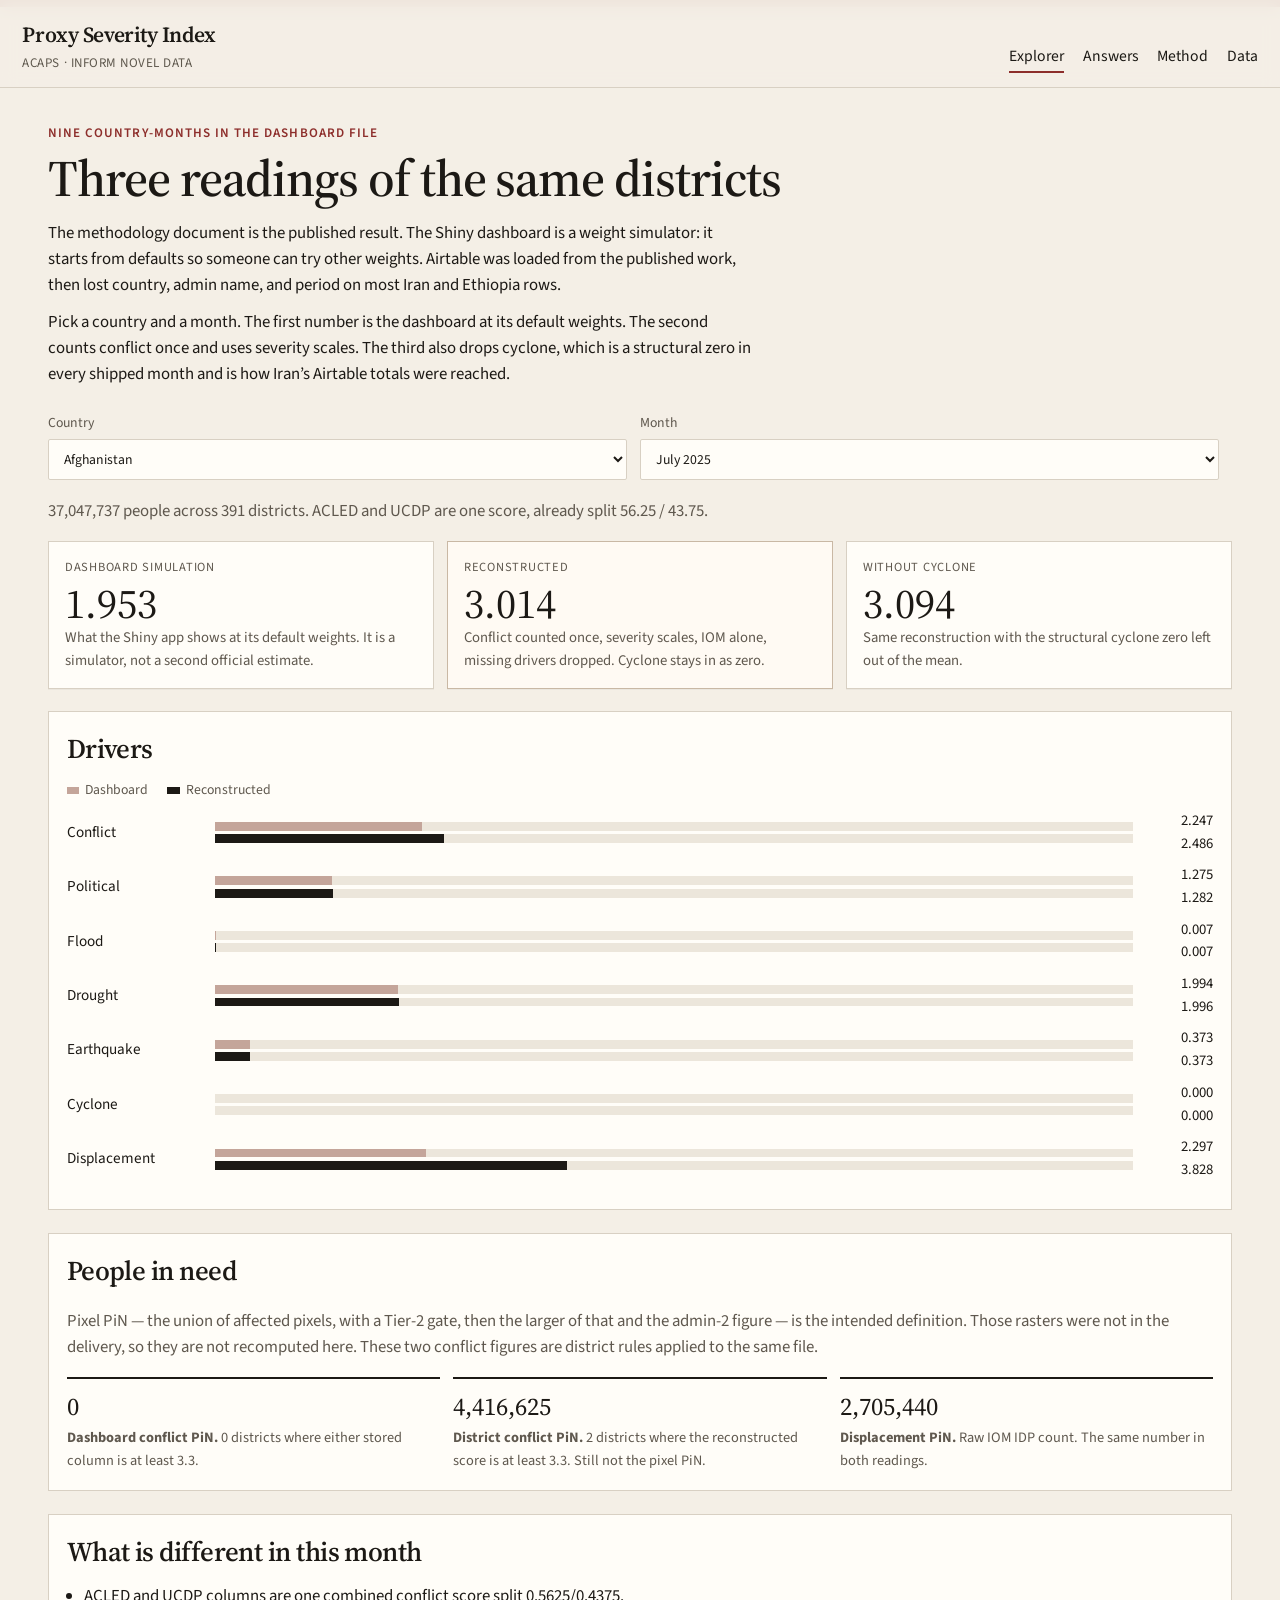
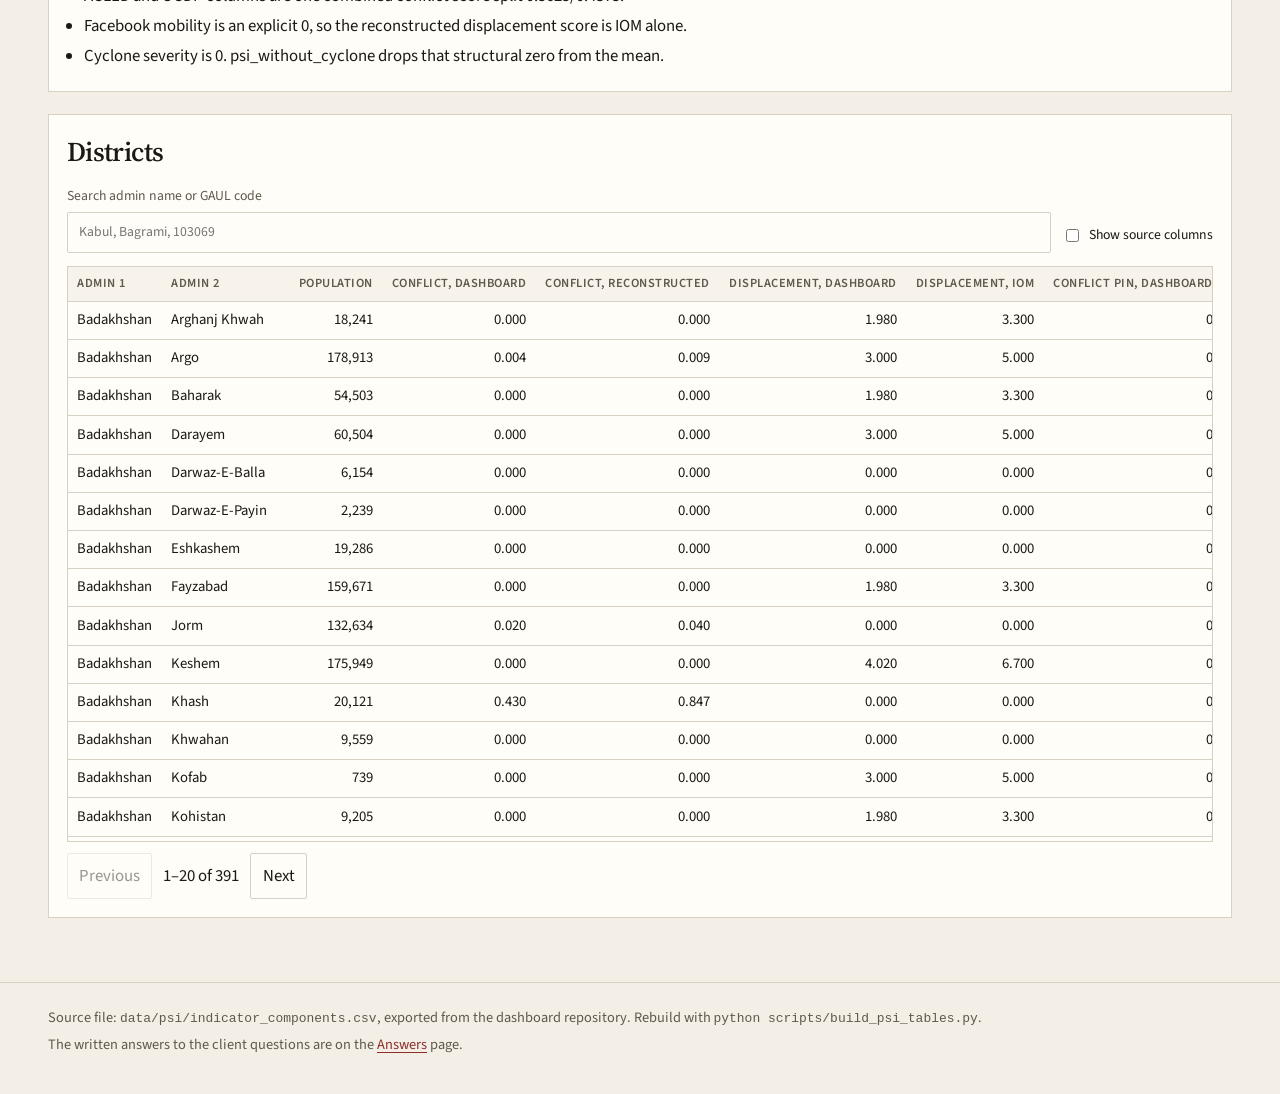
<file: docs/index.html>
<!DOCTYPE html>
<html lang="en">
<head>
  <meta charset="utf-8">
  <meta name="viewport" content="width=device-width, initial-scale=1">
  <title>Proxy Severity Index — explorer</title>
  <link rel="icon" href="favicon.svg" type="image/svg+xml">
  <link rel="preconnect" href="https://fonts.googleapis.com">
  <link rel="preconnect" href="https://fonts.gstatic.com" crossorigin>
  <link href="https://fonts.googleapis.com/css2?family=Source+Sans+3:wght@400;600&family=Source+Serif+4:opsz,wght@8..60,500;8..60,600&display=swap" rel="stylesheet">
  <link rel="stylesheet" href="assets/site.css">
</head>
<body>
  <a class="skip" href="#explorer">Skip to the explorer</a>
  <header class="site-header">
    <a class="mark" href="index.html">
      <strong>Proxy Severity Index</strong>
      <span>ACAPS · INFORM novel data</span>
    </a>
    <nav class="site-nav" aria-label="Primary">
      <a href="index.html" aria-current="page">Explorer</a>
      <a href="answers.html">Answers</a>
      <a href="method.html">Method</a>
      <a href="data.html">Data</a>
    </nav>
  </header>
  <main id="explorer" data-explorer>
    <p class="kicker">Nine country-months in the dashboard file</p>
    <h1>Three readings of the same districts</h1>
    <div class="lede">
      <p>The methodology document is the published result. The Shiny dashboard is a weight simulator: it starts from defaults so someone can try other weights. Airtable was loaded from the published work, then lost country, admin name, and period on most Iran and Ethiopia rows.</p>
      <p>Pick a country and a month. The first number is the dashboard at its default weights. The second counts conflict once and uses severity scales. The third also drops cyclone, which is a structural zero in every shipped month and is how Iran’s Airtable totals were reached.</p>
    </div>
    <p class="status" data-status>Loading the nine country-months…</p>
    <div class="controls">
      <label for="country">Country
        <select id="country" name="country" data-country></select>
      </label>
      <label for="period">Month
        <select id="period" name="period" data-period></select>
      </label>
    </div>
    <p class="muted" data-meta></p>
    <div class="scores" data-scores></div>
    <section class="panel">
      <h2>Drivers</h2>
      <div class="legend">
        <span><i class="swatch dash"></i>Dashboard</span>
        <span><i class="swatch ink"></i>Reconstructed</span>
      </div>
      <div data-drivers></div>
    </section>
    <section class="panel">
      <h2>People in need</h2>
      <p class="muted">Pixel PiN — the union of affected pixels, with a Tier-2 gate, then the larger of that and the admin-2 figure — is the intended definition. Those rasters were not in the delivery, so they are not recomputed here. These two conflict figures are district rules applied to the same file.</p>
      <div class="pins" data-pins></div>
    </section>
    <section class="panel">
      <h2>What is different in this month</h2>
      <ul class="notes" data-notes></ul>
    </section>
    <section class="panel">
      <h2>Districts</h2>
      <div class="toolbar">
        <label class="grow" for="district-search">Search admin name or GAUL code
          <input id="district-search" name="q" type="search" data-search placeholder="Kabul, Bagrami, 103069">
        </label>
        <label class="check" for="show-source"><input id="show-source" name="source" type="checkbox" data-source> Show source columns</label>
      </div>
      <div data-table></div>
      <div class="pager" data-pager>
        <button type="button" data-prev>Previous</button>
        <span data-range></span>
        <button type="button" data-next>Next</button>
      </div>
    </section>
  </main>
  <footer class="site-footer">
    <p>Source file: <code>data/psi/indicator_components.csv</code>, exported from the dashboard repository. Rebuild with <code>python scripts/build_psi_tables.py</code>.</p>
    <p>The written answers to the client questions are on the <a href="answers.html">Answers</a> page.</p>
  </footer>
  <script src="assets/site.js"></script>
</body>
</html>
</file>
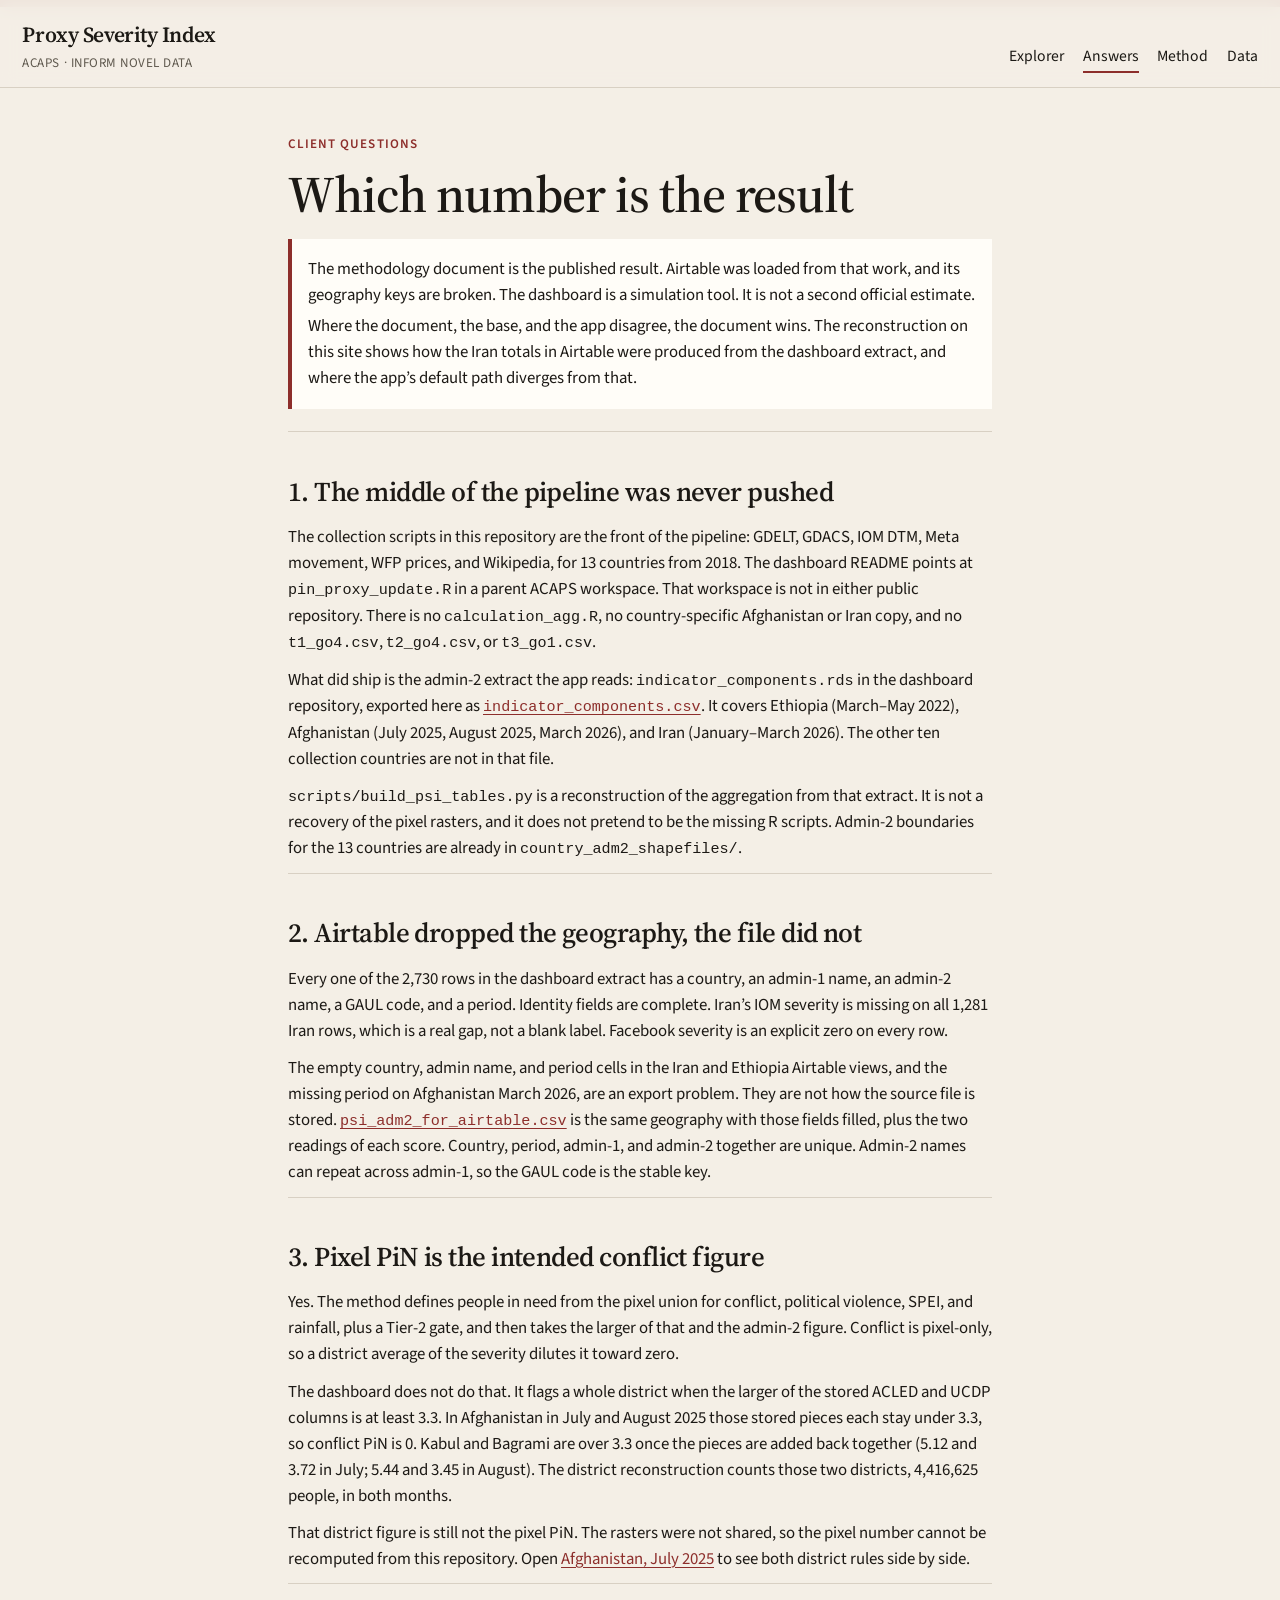
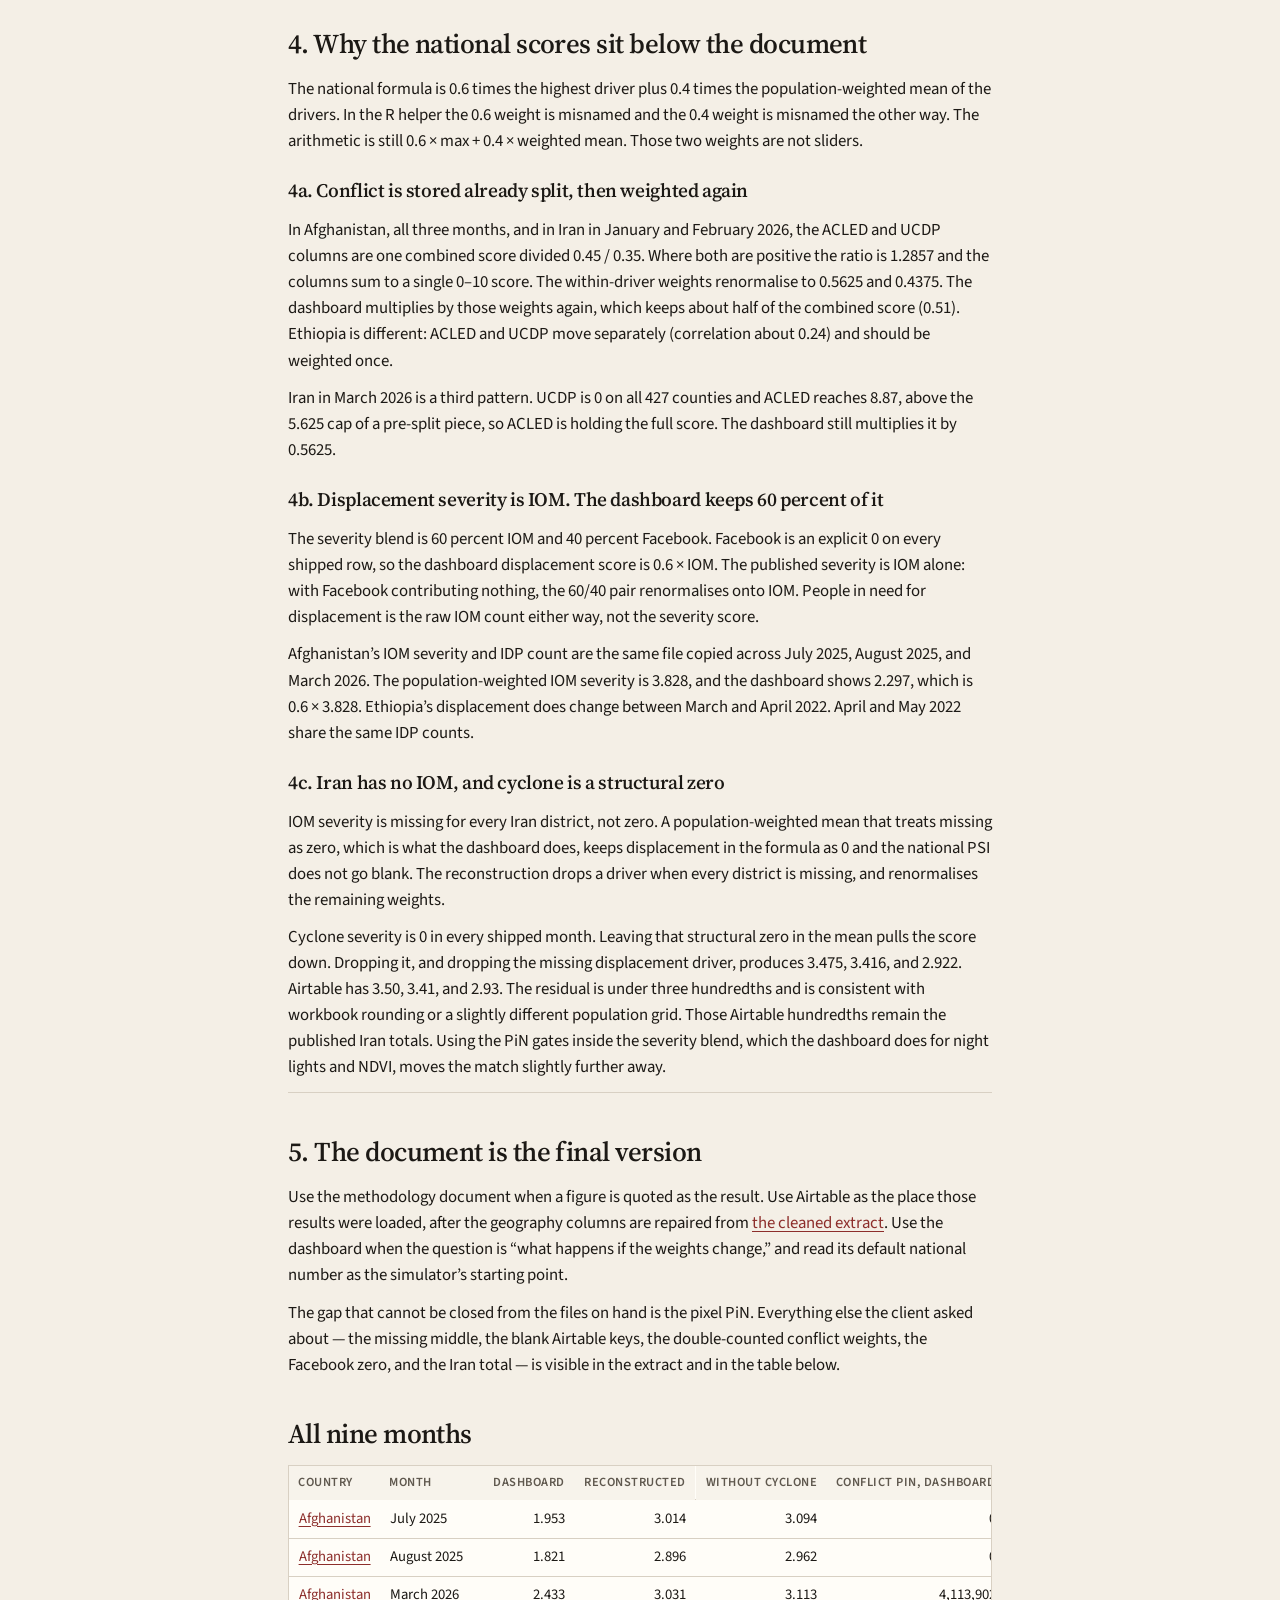
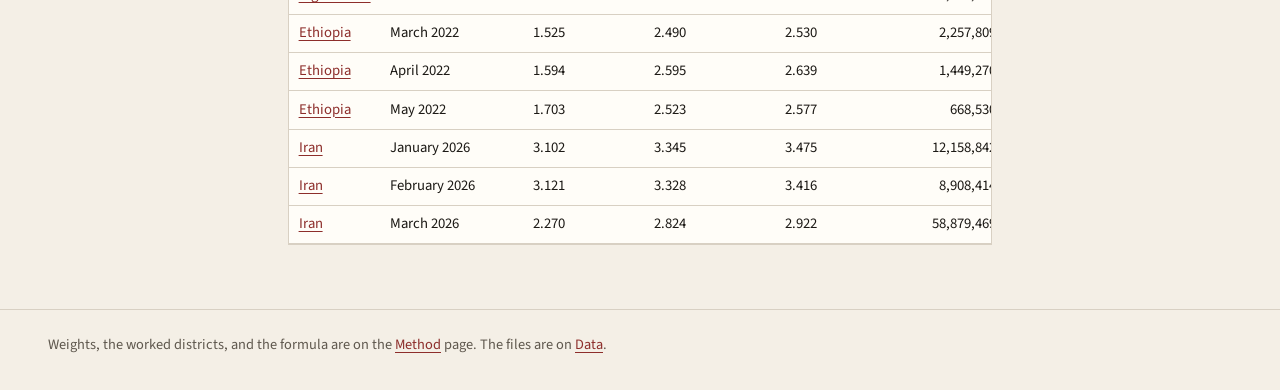
<file: docs/answers.html>
<!DOCTYPE html>
<html lang="en">
<head>
  <meta charset="utf-8">
  <meta name="viewport" content="width=device-width, initial-scale=1">
  <title>Proxy Severity Index — answers</title>
  <link rel="icon" href="favicon.svg" type="image/svg+xml">
  <link rel="preconnect" href="https://fonts.googleapis.com">
  <link rel="preconnect" href="https://fonts.gstatic.com" crossorigin>
  <link href="https://fonts.googleapis.com/css2?family=Source+Sans+3:wght@400;600&family=Source+Serif+4:opsz,wght@8..60,500;8..60,600&display=swap" rel="stylesheet">
  <link rel="stylesheet" href="assets/site.css">
</head>
<body>
  <a class="skip" href="#content">Skip to the answers</a>
  <header class="site-header">
    <a class="mark" href="index.html">
      <strong>Proxy Severity Index</strong>
      <span>ACAPS · INFORM novel data</span>
    </a>
    <nav class="site-nav" aria-label="Primary">
      <a href="index.html">Explorer</a>
      <a href="answers.html" aria-current="page">Answers</a>
      <a href="method.html">Method</a>
      <a href="data.html">Data</a>
    </nav>
  </header>
  <main id="content" class="prose">
    <p class="kicker">Client questions</p>
    <h1>Which number is the result</h1>
    <div class="callout">
      <p>The methodology document is the published result. Airtable was loaded from that work, and its geography keys are broken. The dashboard is a simulation tool. It is not a second official estimate.</p>
      <p>Where the document, the base, and the app disagree, the document wins. The reconstruction on this site shows how the Iran totals in Airtable were produced from the dashboard extract, and where the app’s default path diverges from that.</p>
    </div>

    <section class="answer" id="q1">
      <h2>1. The middle of the pipeline was never pushed</h2>
      <p>The collection scripts in this repository are the front of the pipeline: GDELT, GDACS, IOM DTM, Meta movement, WFP prices, and Wikipedia, for 13 countries from 2018. The dashboard README points at <code>pin_proxy_update.R</code> in a parent ACAPS workspace. That workspace is not in either public repository. There is no <code>calculation_agg.R</code>, no country-specific Afghanistan or Iran copy, and no <code>t1_go4.csv</code>, <code>t2_go4.csv</code>, or <code>t3_go1.csv</code>.</p>
      <p>What did ship is the admin-2 extract the app reads: <code>indicator_components.rds</code> in the dashboard repository, exported here as <a href="data/indicator_components.csv"><code>indicator_components.csv</code></a>. It covers Ethiopia (March–May 2022), Afghanistan (July 2025, August 2025, March 2026), and Iran (January–March 2026). The other ten collection countries are not in that file.</p>
      <p><code>scripts/build_psi_tables.py</code> is a reconstruction of the aggregation from that extract. It is not a recovery of the pixel rasters, and it does not pretend to be the missing R scripts. Admin-2 boundaries for the 13 countries are already in <code>country_adm2_shapefiles/</code>.</p>
    </section>

    <section class="answer" id="q2">
      <h2>2. Airtable dropped the geography, the file did not</h2>
      <p>Every one of the 2,730 rows in the dashboard extract has a country, an admin-1 name, an admin-2 name, a GAUL code, and a period. Identity fields are complete. Iran’s IOM severity is missing on all 1,281 Iran rows, which is a real gap, not a blank label. Facebook severity is an explicit zero on every row.</p>
      <p>The empty country, admin name, and period cells in the Iran and Ethiopia Airtable views, and the missing period on Afghanistan March 2026, are an export problem. They are not how the source file is stored. <a href="data/psi_adm2_for_airtable.csv"><code>psi_adm2_for_airtable.csv</code></a> is the same geography with those fields filled, plus the two readings of each score. Country, period, admin-1, and admin-2 together are unique. Admin-2 names can repeat across admin-1, so the GAUL code is the stable key.</p>
    </section>

    <section class="answer" id="q3">
      <h2>3. Pixel PiN is the intended conflict figure</h2>
      <p>Yes. The method defines people in need from the pixel union for conflict, political violence, SPEI, and rainfall, plus a Tier-2 gate, and then takes the larger of that and the admin-2 figure. Conflict is pixel-only, so a district average of the severity dilutes it toward zero.</p>
      <p>The dashboard does not do that. It flags a whole district when the larger of the stored ACLED and UCDP columns is at least 3.3. In Afghanistan in July and August 2025 those stored pieces each stay under 3.3, so conflict PiN is 0. Kabul and Bagrami are over 3.3 once the pieces are added back together (5.12 and 3.72 in July; 5.44 and 3.45 in August). The district reconstruction counts those two districts, 4,416,625 people, in both months.</p>
      <p>That district figure is still not the pixel PiN. The rasters were not shared, so the pixel number cannot be recomputed from this repository. Open <a href="index.html?country=Afghanistan&amp;period=July%202025">Afghanistan, July 2025</a> to see both district rules side by side.</p>
    </section>

    <section class="answer" id="q4">
      <h2>4. Why the national scores sit below the document</h2>
      <p>The national formula is 0.6 times the highest driver plus 0.4 times the population-weighted mean of the drivers. In the R helper the 0.6 weight is misnamed and the 0.4 weight is misnamed the other way. The arithmetic is still 0.6 × max + 0.4 × weighted mean. Those two weights are not sliders.</p>
      <h3>4a. Conflict is stored already split, then weighted again</h3>
      <p>In Afghanistan, all three months, and in Iran in January and February 2026, the ACLED and UCDP columns are one combined score divided 0.45 / 0.35. Where both are positive the ratio is 1.2857 and the columns sum to a single 0–10 score. The within-driver weights renormalise to 0.5625 and 0.4375. The dashboard multiplies by those weights again, which keeps about half of the combined score (0.51). Ethiopia is different: ACLED and UCDP move separately (correlation about 0.24) and should be weighted once.</p>
      <p>Iran in March 2026 is a third pattern. UCDP is 0 on all 427 counties and ACLED reaches 8.87, above the 5.625 cap of a pre-split piece, so ACLED is holding the full score. The dashboard still multiplies it by 0.5625.</p>
      <h3>4b. Displacement severity is IOM. The dashboard keeps 60 percent of it</h3>
      <p>The severity blend is 60 percent IOM and 40 percent Facebook. Facebook is an explicit 0 on every shipped row, so the dashboard displacement score is 0.6 × IOM. The published severity is IOM alone: with Facebook contributing nothing, the 60/40 pair renormalises onto IOM. People in need for displacement is the raw IOM count either way, not the severity score.</p>
      <p>Afghanistan’s IOM severity and IDP count are the same file copied across July 2025, August 2025, and March 2026. The population-weighted IOM severity is 3.828, and the dashboard shows 2.297, which is 0.6 × 3.828. Ethiopia’s displacement does change between March and April 2022. April and May 2022 share the same IDP counts.</p>
      <h3>4c. Iran has no IOM, and cyclone is a structural zero</h3>
      <p>IOM severity is missing for every Iran district, not zero. A population-weighted mean that treats missing as zero, which is what the dashboard does, keeps displacement in the formula as 0 and the national PSI does not go blank. The reconstruction drops a driver when every district is missing, and renormalises the remaining weights.</p>
      <p>Cyclone severity is 0 in every shipped month. Leaving that structural zero in the mean pulls the score down. Dropping it, and dropping the missing displacement driver, produces 3.475, 3.416, and 2.922. Airtable has 3.50, 3.41, and 2.93. The residual is under three hundredths and is consistent with workbook rounding or a slightly different population grid. Those Airtable hundredths remain the published Iran totals. Using the PiN gates inside the severity blend, which the dashboard does for night lights and NDVI, moves the match slightly further away.</p>
    </section>

    <section class="answer" id="q5">
      <h2>5. The document is the final version</h2>
      <p>Use the methodology document when a figure is quoted as the result. Use Airtable as the place those results were loaded, after the geography columns are repaired from <a href="data/psi_adm2_for_airtable.csv">the cleaned extract</a>. Use the dashboard when the question is “what happens if the weights change,” and read its default national number as the simulator’s starting point.</p>
      <p>The gap that cannot be closed from the files on hand is the pixel PiN. Everything else the client asked about — the missing middle, the blank Airtable keys, the double-counted conflict weights, the Facebook zero, and the Iran total — is visible in the extract and in the table below.</p>
    </section>

    <h2>All nine months</h2>
    <div data-national><p class="status">Loading the national table…</p></div>
  </main>
  <footer class="site-footer">
    <p>Weights, the worked districts, and the formula are on the <a href="method.html">Method</a> page. The files are on <a href="data.html">Data</a>.</p>
  </footer>
  <script src="assets/site.js"></script>
</body>
</html>
</file>
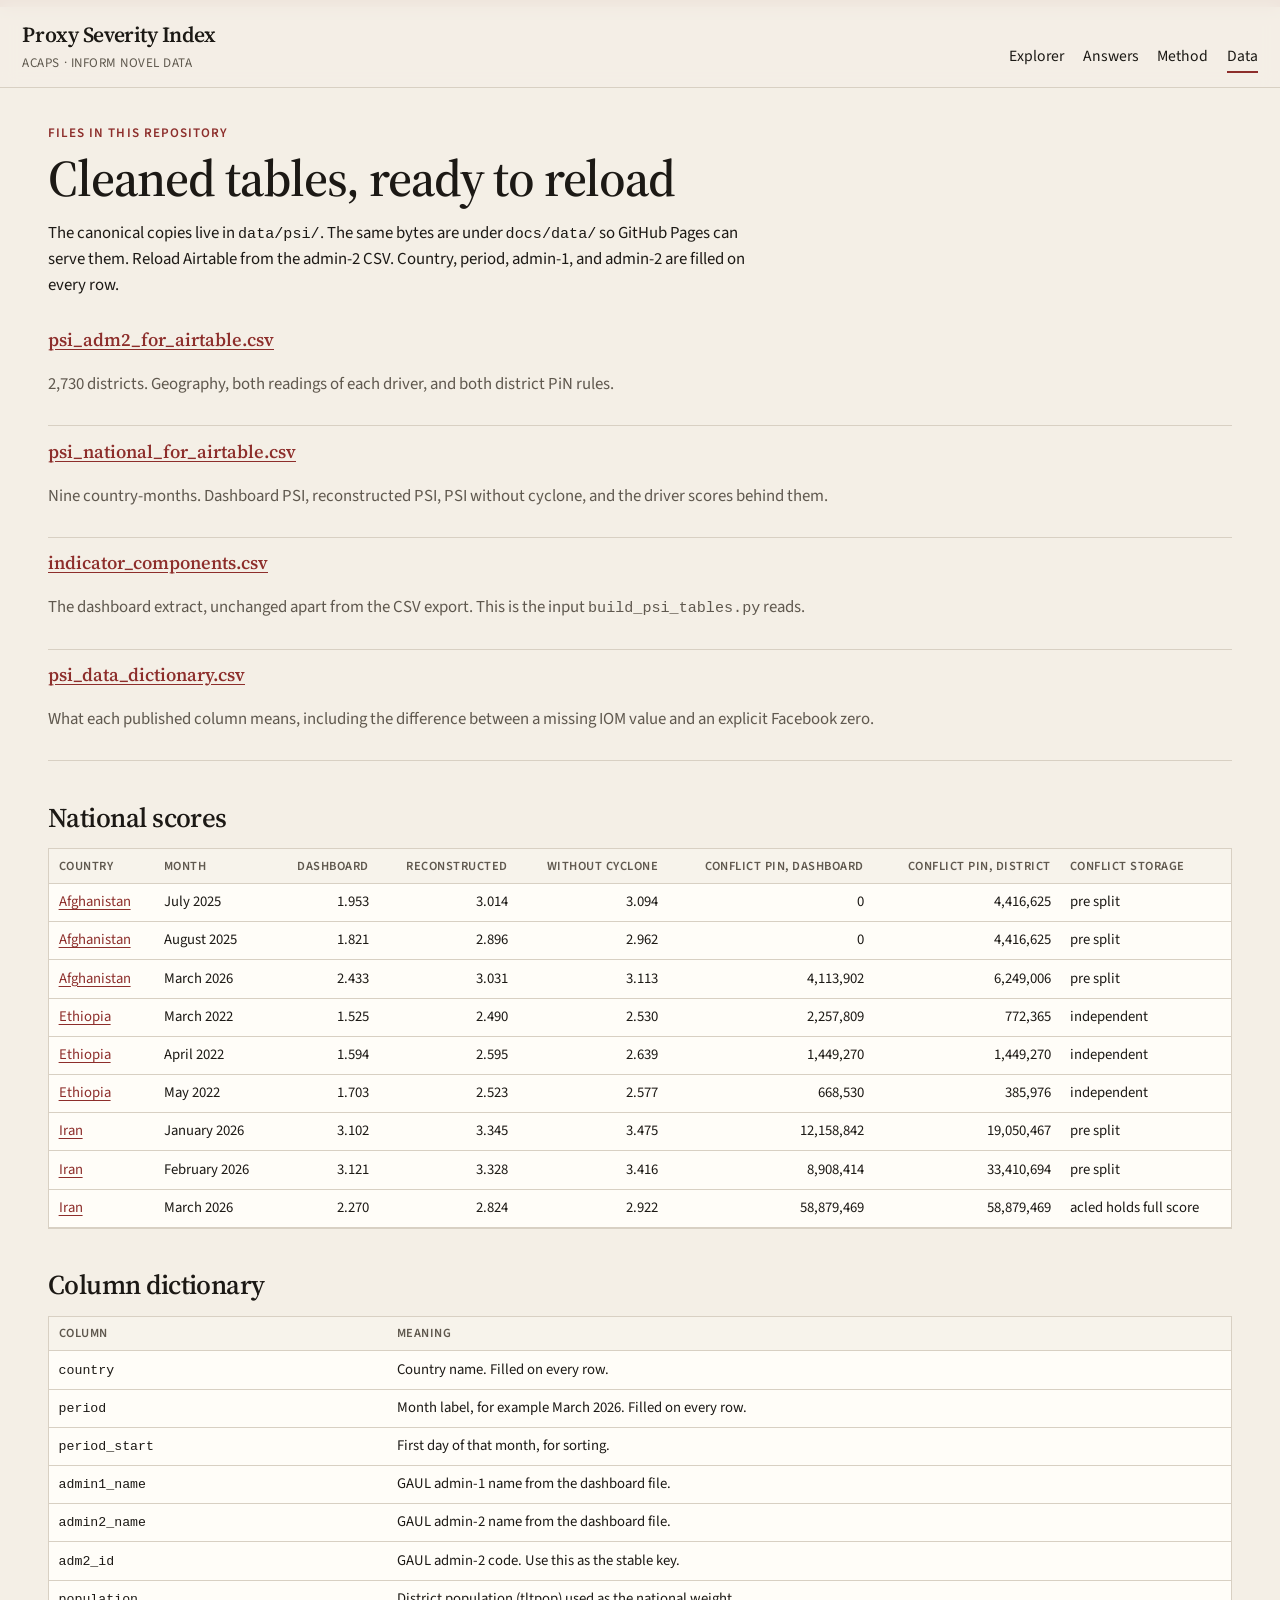
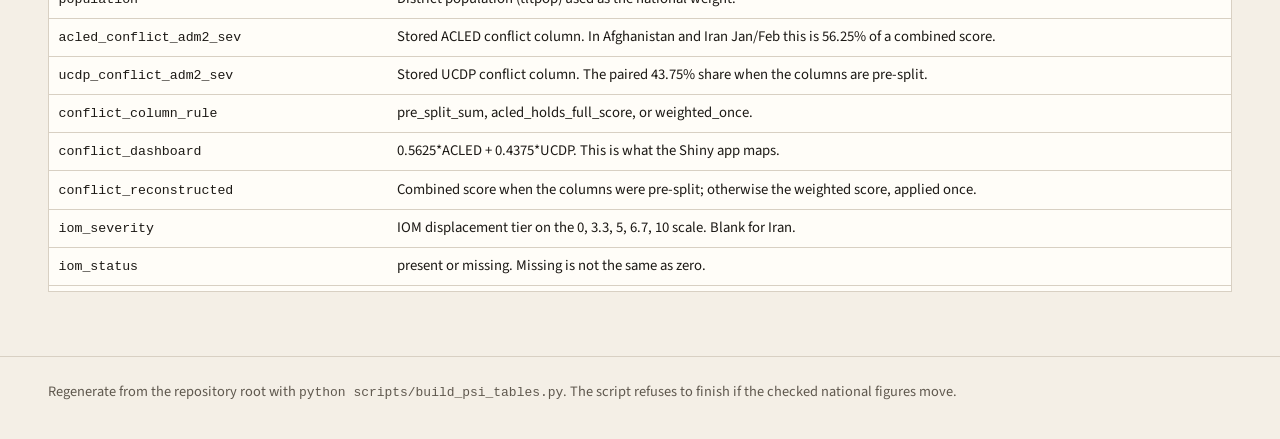
<file: docs/data.html>
<!DOCTYPE html>
<html lang="en">
<head>
  <meta charset="utf-8">
  <meta name="viewport" content="width=device-width, initial-scale=1">
  <title>Proxy Severity Index — data</title>
  <link rel="icon" href="favicon.svg" type="image/svg+xml">
  <link rel="preconnect" href="https://fonts.googleapis.com">
  <link rel="preconnect" href="https://fonts.gstatic.com" crossorigin>
  <link href="https://fonts.googleapis.com/css2?family=Source+Sans+3:wght@400;600&family=Source+Serif+4:opsz,wght@8..60,500;8..60,600&display=swap" rel="stylesheet">
  <link rel="stylesheet" href="assets/site.css">
</head>
<body>
  <a class="skip" href="#content">Skip to the data</a>
  <header class="site-header">
    <a class="mark" href="index.html">
      <strong>Proxy Severity Index</strong>
      <span>ACAPS · INFORM novel data</span>
    </a>
    <nav class="site-nav" aria-label="Primary">
      <a href="index.html">Explorer</a>
      <a href="answers.html">Answers</a>
      <a href="method.html">Method</a>
      <a href="data.html" aria-current="page">Data</a>
    </nav>
  </header>
  <main id="content">
    <p class="kicker">Files in this repository</p>
    <h1>Cleaned tables, ready to reload</h1>
    <div class="prose">
      <p>The canonical copies live in <code>data/psi/</code>. The same bytes are under <code>docs/data/</code> so GitHub Pages can serve them. Reload Airtable from the admin-2 CSV. Country, period, admin-1, and admin-2 are filled on every row.</p>
    </div>
    <ul class="files">
      <li>
        <strong><a href="data/psi_adm2_for_airtable.csv">psi_adm2_for_airtable.csv</a></strong>
        <p class="muted">2,730 districts. Geography, both readings of each driver, and both district PiN rules.</p>
      </li>
      <li>
        <strong><a href="data/psi_national_for_airtable.csv">psi_national_for_airtable.csv</a></strong>
        <p class="muted">Nine country-months. Dashboard PSI, reconstructed PSI, PSI without cyclone, and the driver scores behind them.</p>
      </li>
      <li>
        <strong><a href="data/indicator_components.csv">indicator_components.csv</a></strong>
        <p class="muted">The dashboard extract, unchanged apart from the CSV export. This is the input <code>build_psi_tables.py</code> reads.</p>
      </li>
      <li>
        <strong><a href="data/psi_data_dictionary.csv">psi_data_dictionary.csv</a></strong>
        <p class="muted">What each published column means, including the difference between a missing IOM value and an explicit Facebook zero.</p>
      </li>
    </ul>
    <h2>National scores</h2>
    <div data-national><p class="status">Loading the national table…</p></div>
    <h2>Column dictionary</h2>
    <div data-dictionary><p class="status">Loading the dictionary…</p></div>
  </main>
  <footer class="site-footer">
    <p>Regenerate from the repository root with <code>python scripts/build_psi_tables.py</code>. The script refuses to finish if the checked national figures move.</p>
  </footer>
  <script src="assets/site.js"></script>
</body>
</html>
</file>
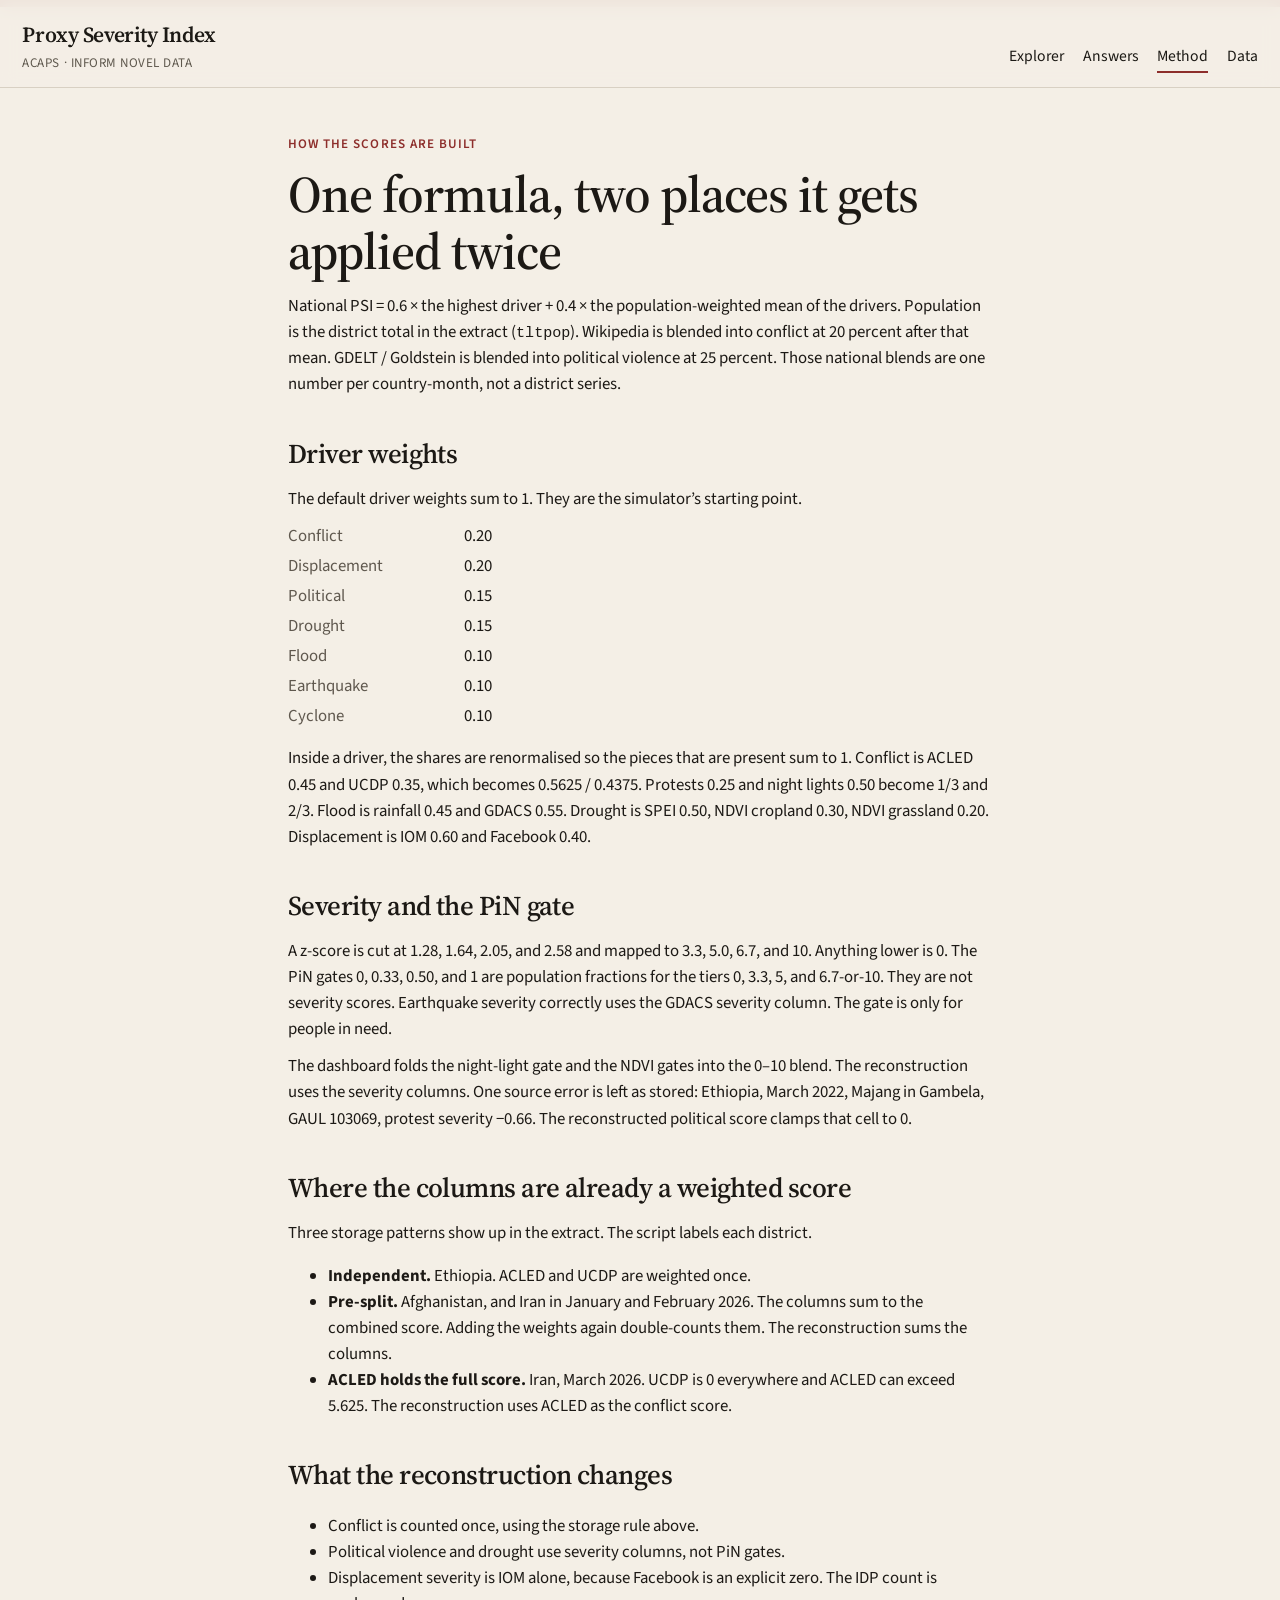
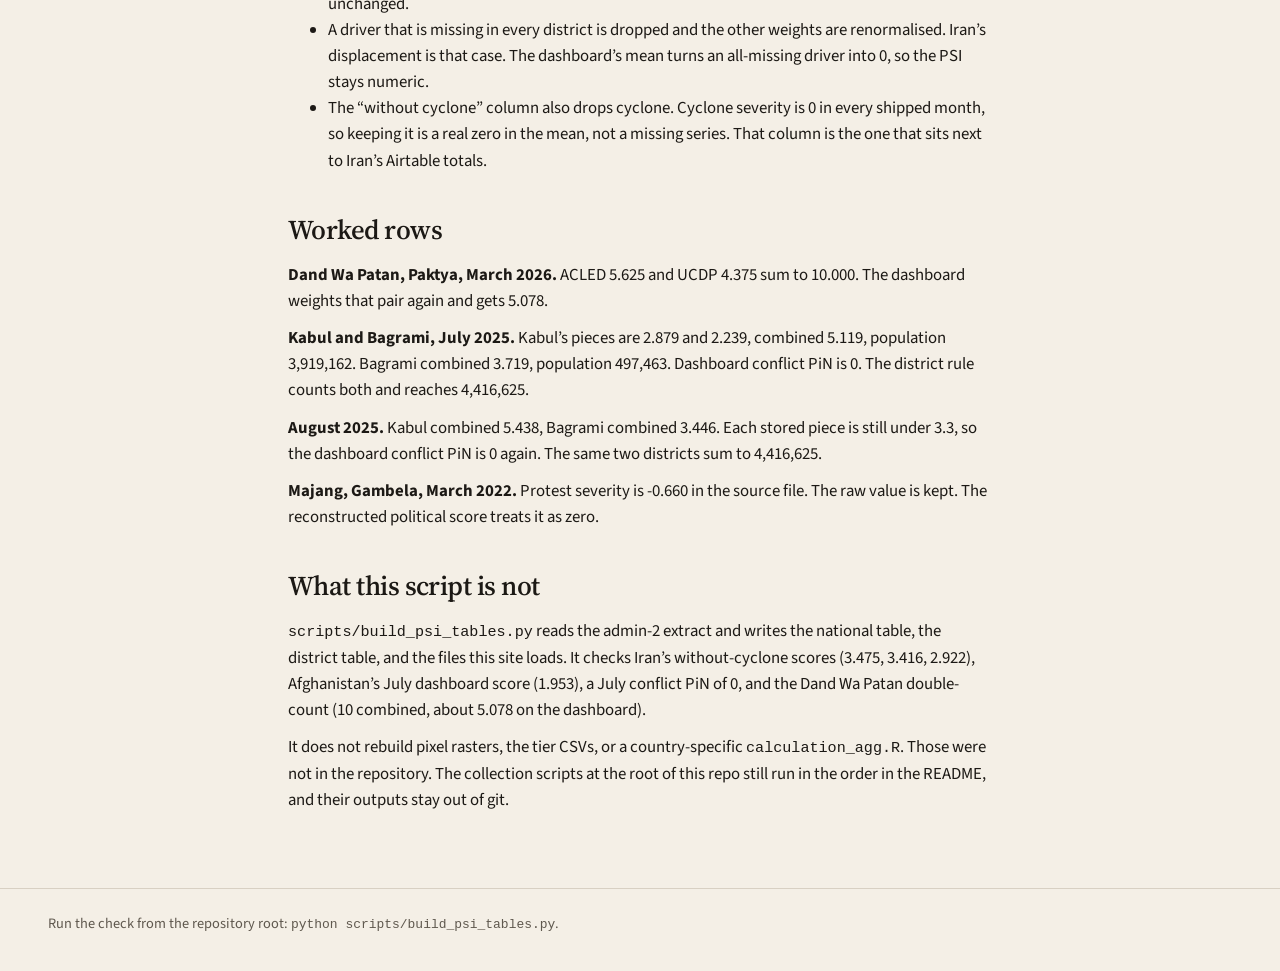
<file: docs/method.html>
<!DOCTYPE html>
<html lang="en">
<head>
  <meta charset="utf-8">
  <meta name="viewport" content="width=device-width, initial-scale=1">
  <title>Proxy Severity Index — method</title>
  <link rel="icon" href="favicon.svg" type="image/svg+xml">
  <link rel="preconnect" href="https://fonts.googleapis.com">
  <link rel="preconnect" href="https://fonts.gstatic.com" crossorigin>
  <link href="https://fonts.googleapis.com/css2?family=Source+Sans+3:wght@400;600&family=Source+Serif+4:opsz,wght@8..60,500;8..60,600&display=swap" rel="stylesheet">
  <link rel="stylesheet" href="assets/site.css">
</head>
<body>
  <a class="skip" href="#content">Skip to the method</a>
  <header class="site-header">
    <a class="mark" href="index.html">
      <strong>Proxy Severity Index</strong>
      <span>ACAPS · INFORM novel data</span>
    </a>
    <nav class="site-nav" aria-label="Primary">
      <a href="index.html">Explorer</a>
      <a href="answers.html">Answers</a>
      <a href="method.html" aria-current="page">Method</a>
      <a href="data.html">Data</a>
    </nav>
  </header>
  <main id="content" class="prose">
    <p class="kicker">How the scores are built</p>
    <h1>One formula, two places it gets applied twice</h1>
    <p>National PSI = 0.6 × the highest driver + 0.4 × the population-weighted mean of the drivers. Population is the district total in the extract (<code>tltpop</code>). Wikipedia is blended into conflict at 20 percent after that mean. GDELT / Goldstein is blended into political violence at 25 percent. Those national blends are one number per country-month, not a district series.</p>

    <h2>Driver weights</h2>
    <p>The default driver weights sum to 1. They are the simulator’s starting point.</p>
    <dl class="weights">
      <dt>Conflict</dt><dd>0.20</dd>
      <dt>Displacement</dt><dd>0.20</dd>
      <dt>Political</dt><dd>0.15</dd>
      <dt>Drought</dt><dd>0.15</dd>
      <dt>Flood</dt><dd>0.10</dd>
      <dt>Earthquake</dt><dd>0.10</dd>
      <dt>Cyclone</dt><dd>0.10</dd>
    </dl>
    <p>Inside a driver, the shares are renormalised so the pieces that are present sum to 1. Conflict is ACLED 0.45 and UCDP 0.35, which becomes 0.5625 / 0.4375. Protests 0.25 and night lights 0.50 become 1/3 and 2/3. Flood is rainfall 0.45 and GDACS 0.55. Drought is SPEI 0.50, NDVI cropland 0.30, NDVI grassland 0.20. Displacement is IOM 0.60 and Facebook 0.40.</p>

    <h2>Severity and the PiN gate</h2>
    <p>A z-score is cut at 1.28, 1.64, 2.05, and 2.58 and mapped to 3.3, 5.0, 6.7, and 10. Anything lower is 0. The PiN gates 0, 0.33, 0.50, and 1 are population fractions for the tiers 0, 3.3, 5, and 6.7-or-10. They are not severity scores. Earthquake severity correctly uses the GDACS severity column. The gate is only for people in need.</p>
    <p>The dashboard folds the night-light gate and the NDVI gates into the 0–10 blend. The reconstruction uses the severity columns. One source error is left as stored: Ethiopia, March 2022, Majang in Gambela, GAUL 103069, protest severity −0.66. The reconstructed political score clamps that cell to 0.</p>

    <h2>Where the columns are already a weighted score</h2>
    <p>Three storage patterns show up in the extract. The script labels each district.</p>
    <ul>
      <li><strong>Independent.</strong> Ethiopia. ACLED and UCDP are weighted once.</li>
      <li><strong>Pre-split.</strong> Afghanistan, and Iran in January and February 2026. The columns sum to the combined score. Adding the weights again double-counts them. The reconstruction sums the columns.</li>
      <li><strong>ACLED holds the full score.</strong> Iran, March 2026. UCDP is 0 everywhere and ACLED can exceed 5.625. The reconstruction uses ACLED as the conflict score.</li>
    </ul>

    <h2>What the reconstruction changes</h2>
    <ul>
      <li>Conflict is counted once, using the storage rule above.</li>
      <li>Political violence and drought use severity columns, not PiN gates.</li>
      <li>Displacement severity is IOM alone, because Facebook is an explicit zero. The IDP count is unchanged.</li>
      <li>A driver that is missing in every district is dropped and the other weights are renormalised. Iran’s displacement is that case. The dashboard’s mean turns an all-missing driver into 0, so the PSI stays numeric.</li>
      <li>The “without cyclone” column also drops cyclone. Cyclone severity is 0 in every shipped month, so keeping it is a real zero in the mean, not a missing series. That column is the one that sits next to Iran’s Airtable totals.</li>
    </ul>

    <h2>Worked rows</h2>
    <div data-examples><p class="status">Loading the worked rows…</p></div>

    <h2>What this script is not</h2>
    <p><code>scripts/build_psi_tables.py</code> reads the admin-2 extract and writes the national table, the district table, and the files this site loads. It checks Iran’s without-cyclone scores (3.475, 3.416, 2.922), Afghanistan’s July dashboard score (1.953), a July conflict PiN of 0, and the Dand Wa Patan double-count (10 combined, about 5.078 on the dashboard).</p>
    <p>It does not rebuild pixel rasters, the tier CSVs, or a country-specific <code>calculation_agg.R</code>. Those were not in the repository. The collection scripts at the root of this repo still run in the order in the README, and their outputs stay out of git.</p>
  </main>
  <footer class="site-footer">
    <p>Run the check from the repository root: <code>python scripts/build_psi_tables.py</code>.</p>
  </footer>
  <script src="assets/site.js"></script>
</body>
</html>
</file>
<file: docs/assets/site.css>
:root {
  --paper: #f4efe6;
  --paper-2: #fffdf8;
  --ink: #1c1915;
  --muted: #5f584e;
  --line: #d8d0c3;
  --red: #8d2e2b;
  --red-soft: #f6e6e3;
  --moss: #234737;
  --shadow: 0 1px 0 rgba(28, 25, 21, 0.04);
  --serif: "Source Serif 4", "Iowan Old Style", Palatino, Georgia, serif;
  --sans: "Source Sans 3", "Segoe UI", sans-serif;
  --max: 74rem;
}

* { box-sizing: border-box; }

html { scroll-behavior: smooth; }

body {
  margin: 0;
  background:
    linear-gradient(180deg, rgba(141, 46, 43, 0.9), rgba(141, 46, 43, 0.9)) top / 100% 7px no-repeat,
    var(--paper);
  color: var(--ink);
  font-family: var(--sans);
  font-size: 1.05rem;
  line-height: 1.55;
}

a { color: var(--red); text-underline-offset: 0.18em; }
a:hover { color: var(--ink); }

.skip {
  position: absolute;
  left: 1rem;
  top: -4rem;
  background: var(--ink);
  color: white;
  padding: 0.4rem 0.7rem;
}
.skip:focus { top: 0.6rem; }

.site-header {
  position: sticky;
  top: 0;
  z-index: 5;
  display: flex;
  align-items: flex-end;
  justify-content: space-between;
  gap: 1.5rem;
  padding: 1.1rem 1.4rem 0.85rem;
  background: rgba(244, 239, 230, 0.94);
  border-bottom: 1px solid var(--line);
  backdrop-filter: blur(8px);
}

.mark {
  color: var(--ink);
  text-decoration: none;
  display: flex;
  flex-direction: column;
  gap: 0.1rem;
}
.mark strong {
  font-family: var(--serif);
  font-size: 1.35rem;
  font-weight: 600;
  letter-spacing: -0.02em;
}
.mark span {
  color: var(--muted);
  font-size: 0.82rem;
  letter-spacing: 0.04em;
  text-transform: uppercase;
}

.site-nav {
  display: flex;
  gap: 1.15rem;
  font-size: 0.98rem;
}
.site-nav a {
  color: var(--ink);
  text-decoration: none;
  border-bottom: 2px solid transparent;
  padding-bottom: 0.15rem;
}
.site-nav a[aria-current="page"],
.site-nav a:hover { border-bottom-color: var(--red); }

main {
  width: min(var(--max), calc(100% - 2rem));
  margin: 0 auto;
  padding: 2.2rem 0 4rem;
}

.kicker {
  margin: 0 0 0.4rem;
  color: var(--red);
  font-size: 0.82rem;
  font-weight: 600;
  letter-spacing: 0.08em;
  text-transform: uppercase;
}

h1, h2, h3 { font-family: var(--serif); font-weight: 560; letter-spacing: -0.02em; }
h1 { font-size: clamp(2.1rem, 4vw, 3.3rem); line-height: 1.12; margin: 0 0 0.8rem; }
h2 { font-size: 1.7rem; margin: 2.2rem 0 0.6rem; }
h3 { font-size: 1.2rem; margin: 1.4rem 0 0.4rem; }

.lede, .prose { max-width: 44rem; }
.lede p, .prose p { margin: 0.7rem 0; }
.muted { color: var(--muted); }

.controls {
  display: grid;
  grid-template-columns: 1fr 1fr auto;
  gap: 0.8rem;
  align-items: end;
  margin: 1.6rem 0 1.1rem;
}
label { display: flex; flex-direction: column; gap: 0.3rem; font-size: 0.86rem; color: var(--muted); }
select, input[type="search"], button {
  font: inherit;
  color: var(--ink);
  background: var(--paper-2);
  border: 1px solid var(--line);
  border-radius: 2px;
  padding: 0.55rem 0.7rem;
}
select:focus, input:focus, button:focus { outline: 2px solid var(--red); outline-offset: 1px; }
button { cursor: pointer; }
button:disabled { opacity: 0.45; cursor: not-allowed; }

.scores {
  display: grid;
  grid-template-columns: repeat(3, 1fr);
  gap: 0.8rem;
}
.score {
  background: var(--paper-2);
  border: 1px solid var(--line);
  box-shadow: var(--shadow);
  padding: 1rem 1rem 0.9rem;
  min-height: 8.5rem;
}
.score .label { margin: 0; font-size: 0.78rem; letter-spacing: 0.06em; text-transform: uppercase; color: var(--muted); }
.score .value {
  margin: 0.35rem 0 0.2rem;
  font-family: var(--serif);
  font-size: 2.6rem;
  line-height: 1;
  font-variant-numeric: tabular-nums;
}
.score .why { margin: 0; color: var(--muted); font-size: 0.92rem; }
.score.lead { border-color: #c9b8a4; background: #fffaf3; }
.score.match { background: var(--red-soft); border-color: #e3c6c2; }

.panel {
  margin-top: 1.4rem;
  background: var(--paper-2);
  border: 1px solid var(--line);
  padding: 1rem 1.1rem 1.15rem;
}
.panel h2 { margin-top: 0; }

.driver { display: grid; grid-template-columns: 8.5rem 1fr 4.2rem; gap: 0.55rem 0.8rem; align-items: center; margin: 0.55rem 0; }
.driver .name { font-size: 0.95rem; }
.bars { display: flex; flex-direction: column; gap: 0.22rem; }
.bar {
  height: 0.55rem;
  background: #ece6db;
  position: relative;
}
.bar span {
  display: block;
  height: 100%;
  background: var(--ink);
}
.bar.dash span { background: #c4a59a; }
.driver .num { font-variant-numeric: tabular-nums; text-align: right; font-size: 0.92rem; }
.legend { display: flex; gap: 1.2rem; color: var(--muted); font-size: 0.86rem; margin-bottom: 0.4rem; }
.swatch { display: inline-block; width: 0.8rem; height: 0.45rem; margin-right: 0.35rem; vertical-align: middle; }
.swatch.ink { background: var(--ink); }
.swatch.dash { background: #c4a59a; }

.pins {
  display: grid;
  grid-template-columns: repeat(3, 1fr);
  gap: 0.8rem;
  margin-top: 0.6rem;
}
.pin { border-top: 2px solid var(--ink); padding-top: 0.45rem; }
.pin .num { font-family: var(--serif); font-size: 1.55rem; font-variant-numeric: tabular-nums; }
.pin p { margin: 0.15rem 0 0; color: var(--muted); font-size: 0.9rem; }

.notes { margin: 0.4rem 0 0; padding-left: 1.1rem; }
.notes li { margin: 0.25rem 0; }

.toolbar {
  display: flex;
  flex-wrap: wrap;
  gap: 0.7rem;
  align-items: end;
  margin: 0.8rem 0;
}
.toolbar label.grow { flex: 1 1 16rem; }
.check { flex-direction: row; align-items: center; gap: 0.45rem; color: var(--ink); padding-bottom: 0.45rem; }

.table-wrap { overflow: auto; border: 1px solid var(--line); background: var(--paper-2); max-height: 36rem; }
table { width: 100%; border-collapse: collapse; font-size: 0.92rem; font-variant-numeric: tabular-nums; }
th, td { padding: 0.45rem 0.6rem; text-align: left; border-bottom: 1px solid var(--line); white-space: nowrap; }
th { position: sticky; top: 0; background: #f7f3eb; font-weight: 600; font-size: 0.78rem; letter-spacing: 0.04em; text-transform: uppercase; color: var(--muted); }
td.num, th.num { text-align: right; }
tr:hover td { background: #faf6ef; }
.pager { display: flex; align-items: center; gap: 0.7rem; margin-top: 0.7rem; }
.status, .empty { color: var(--muted); }

.prose h2 { scroll-margin-top: 5rem; }
.answer {
  border-top: 1px solid var(--line);
  padding-top: 0.2rem;
}
.callout {
  background: var(--paper-2);
  border-left: 4px solid var(--red);
  padding: 0.8rem 1rem;
  margin: 1rem 0 1.4rem;
}
.callout p { margin: 0.3rem 0; }

dl.weights { display: grid; grid-template-columns: 10rem 1fr; gap: 0.25rem 1rem; margin: 0.6rem 0 1rem; }
dl.weights dt { color: var(--muted); }
dl.weights dd { margin: 0; }

.files { list-style: none; padding: 0; }
.files li { padding: 0.7rem 0; border-bottom: 1px solid var(--line); }
.files strong { font-family: var(--serif); font-size: 1.15rem; font-weight: 560; }

.site-footer {
  border-top: 1px solid var(--line);
  color: var(--muted);
  font-size: 0.9rem;
  padding: 1.2rem 1.4rem 2rem;
}
.site-footer p { width: min(var(--max), 100%); margin: 0.3rem auto; }

code { font-family: ui-monospace, "SFMono-Regular", Menlo, Consolas, monospace; font-size: 0.9em; }

@media (max-width: 800px) {
  .site-header { flex-direction: column; align-items: flex-start; }
  .controls, .scores, .pins { grid-template-columns: 1fr; }
  .driver { grid-template-columns: 1fr; }
  .driver .num { text-align: left; }
}
</file>
